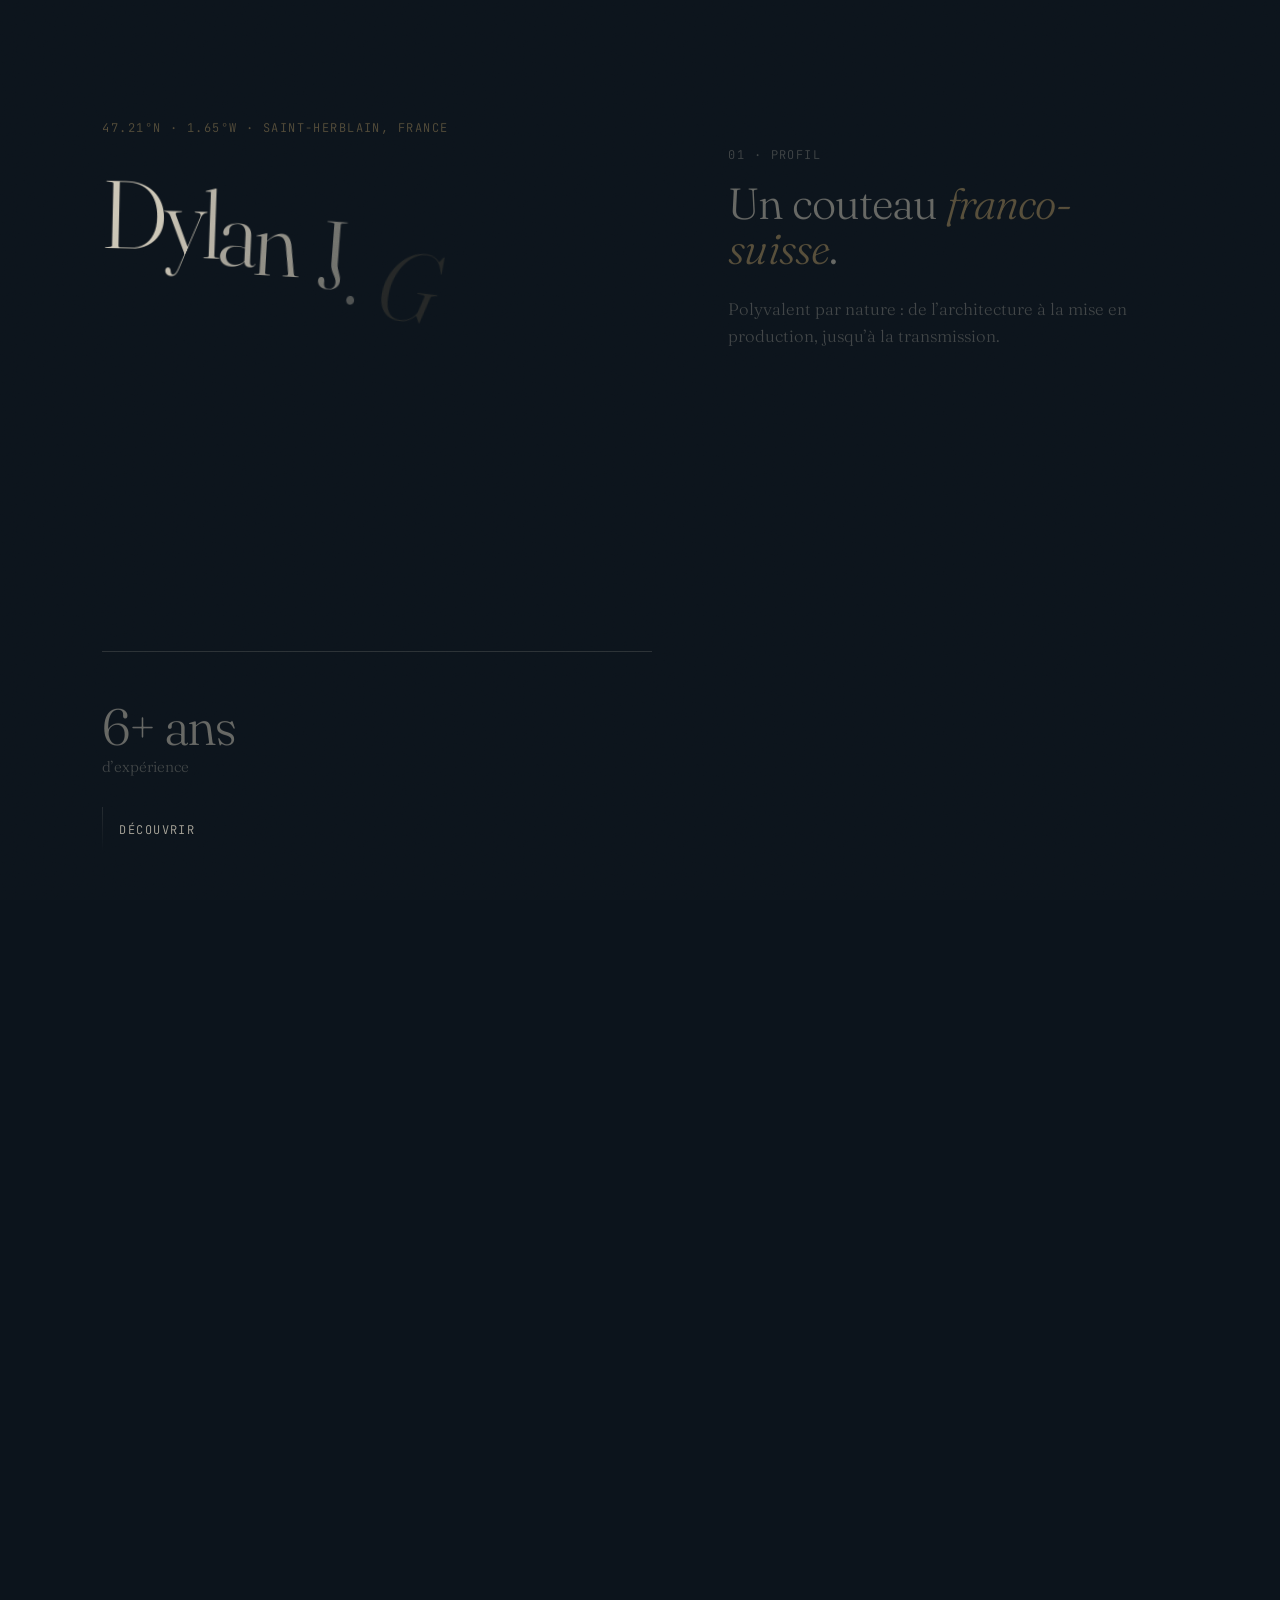
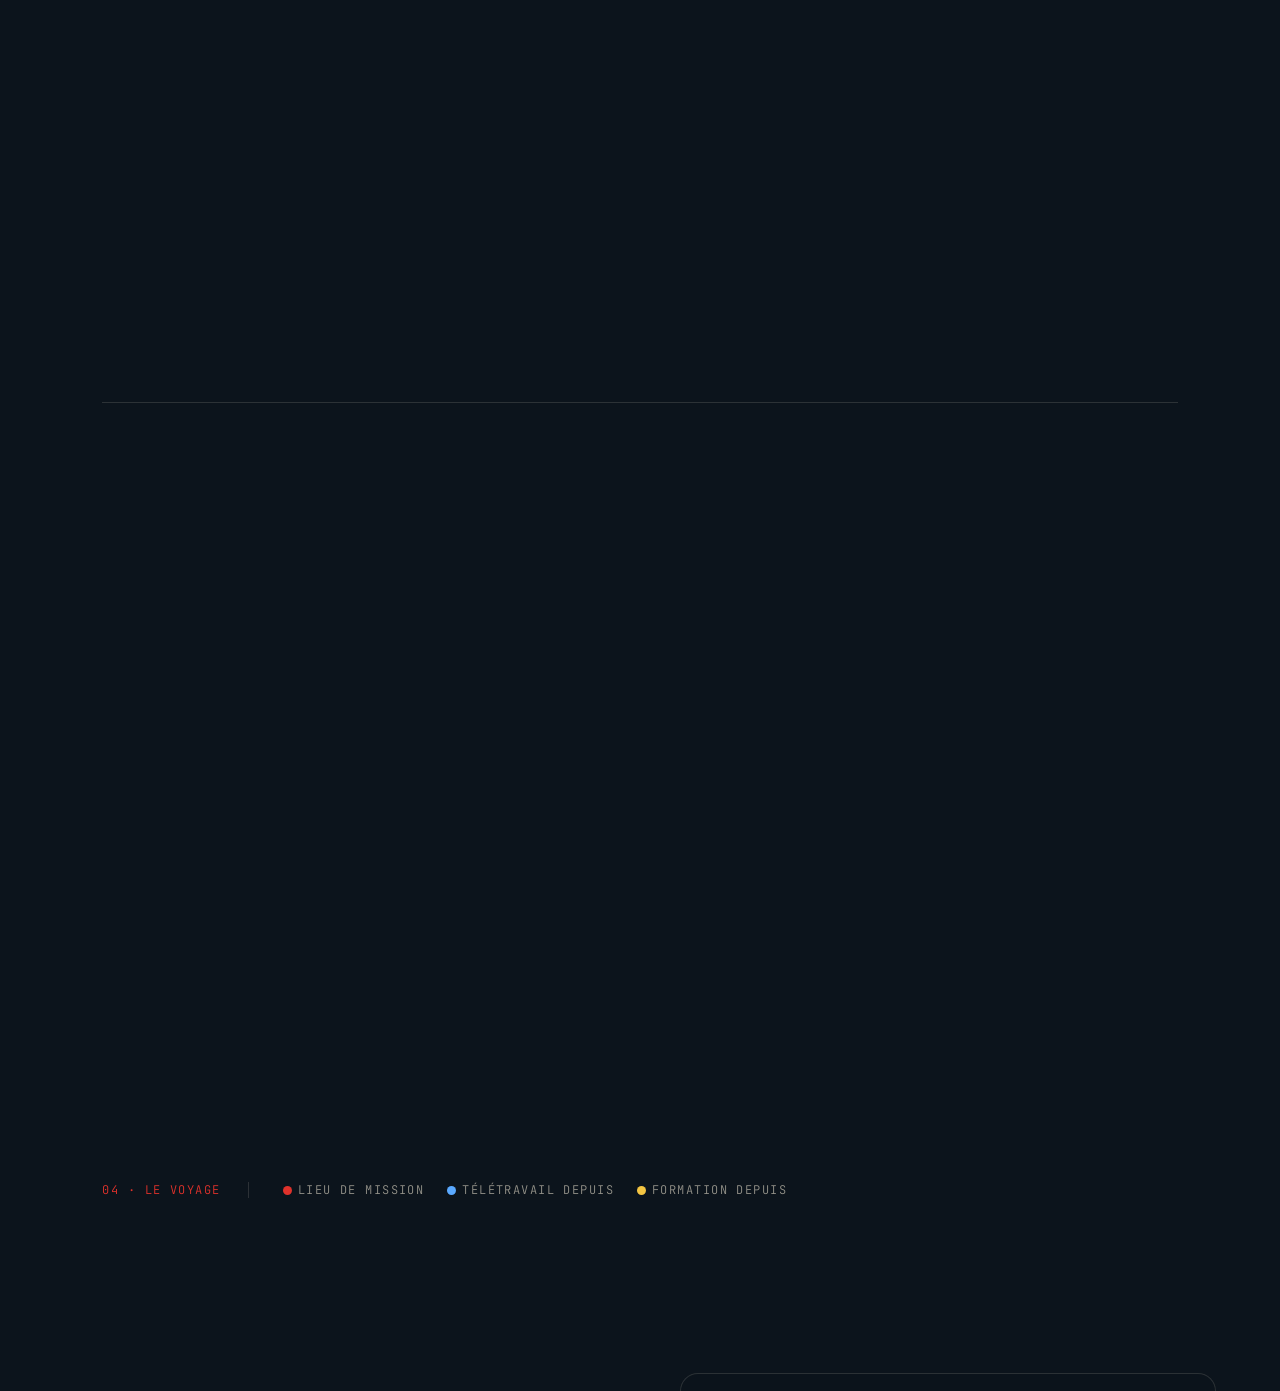
<file: index.html>
<!doctype html>
<html lang="fr">
<head>
  <meta charset="utf-8">
  <title>Dylan J. Gerrits · CV interactif</title>
  <meta http-equiv="refresh" content="0; url=V1/">
  <link rel="canonical" href="V1/">
</head>
<body><a href="V1/">Dylan J. Gerrits · CV interactif</a></body>
</html>
</file>
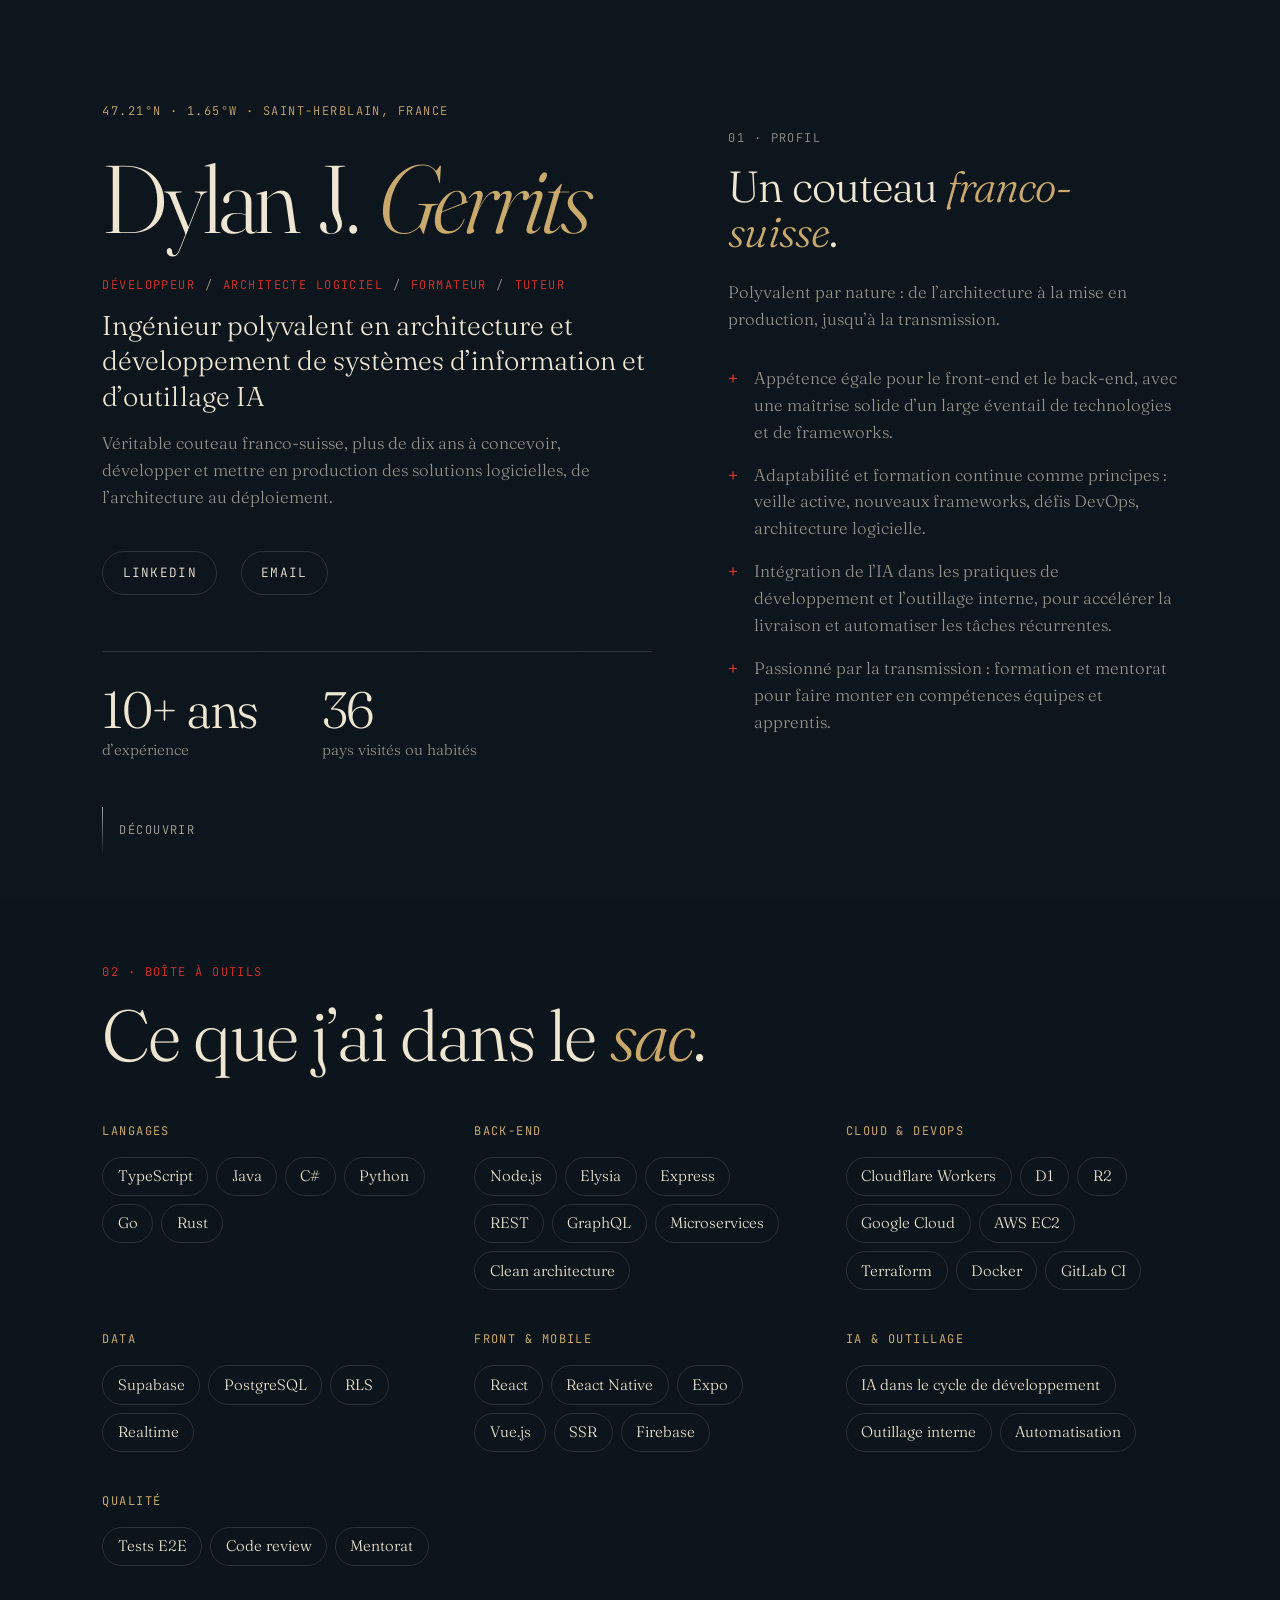
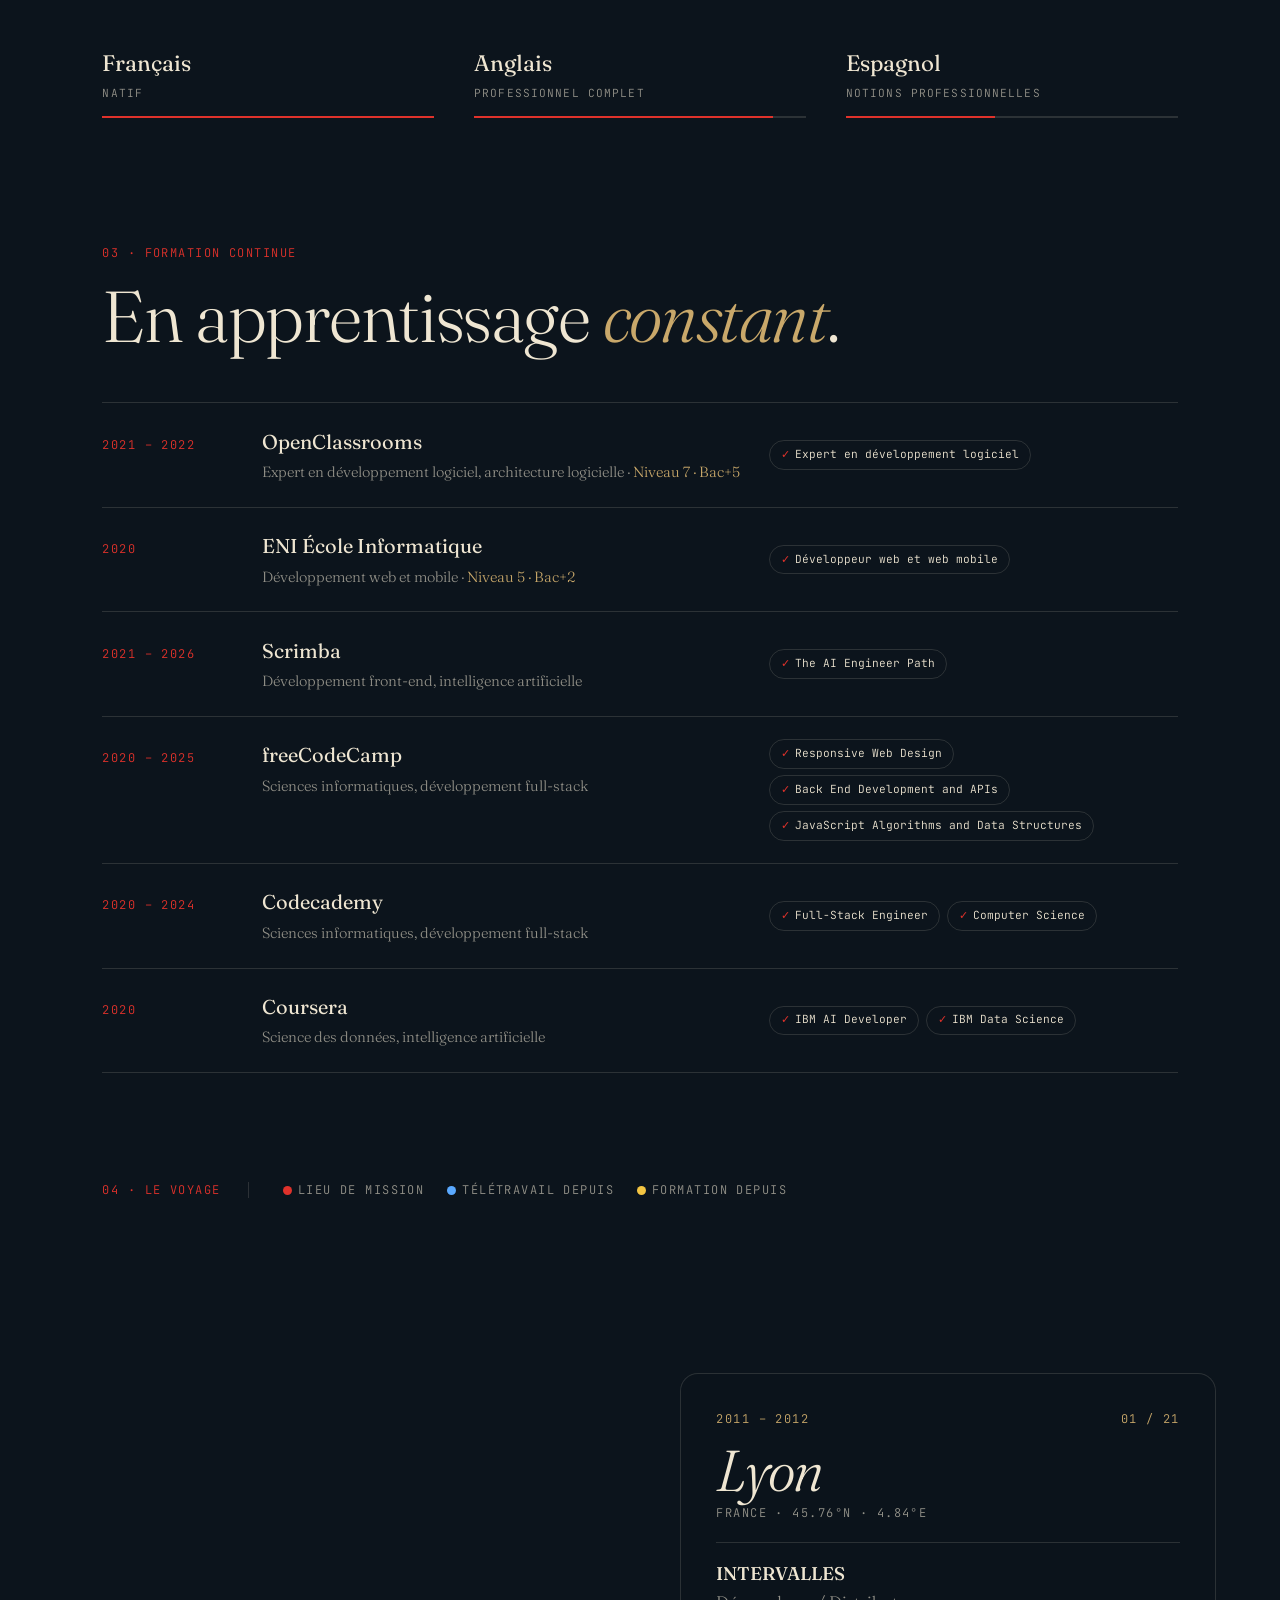
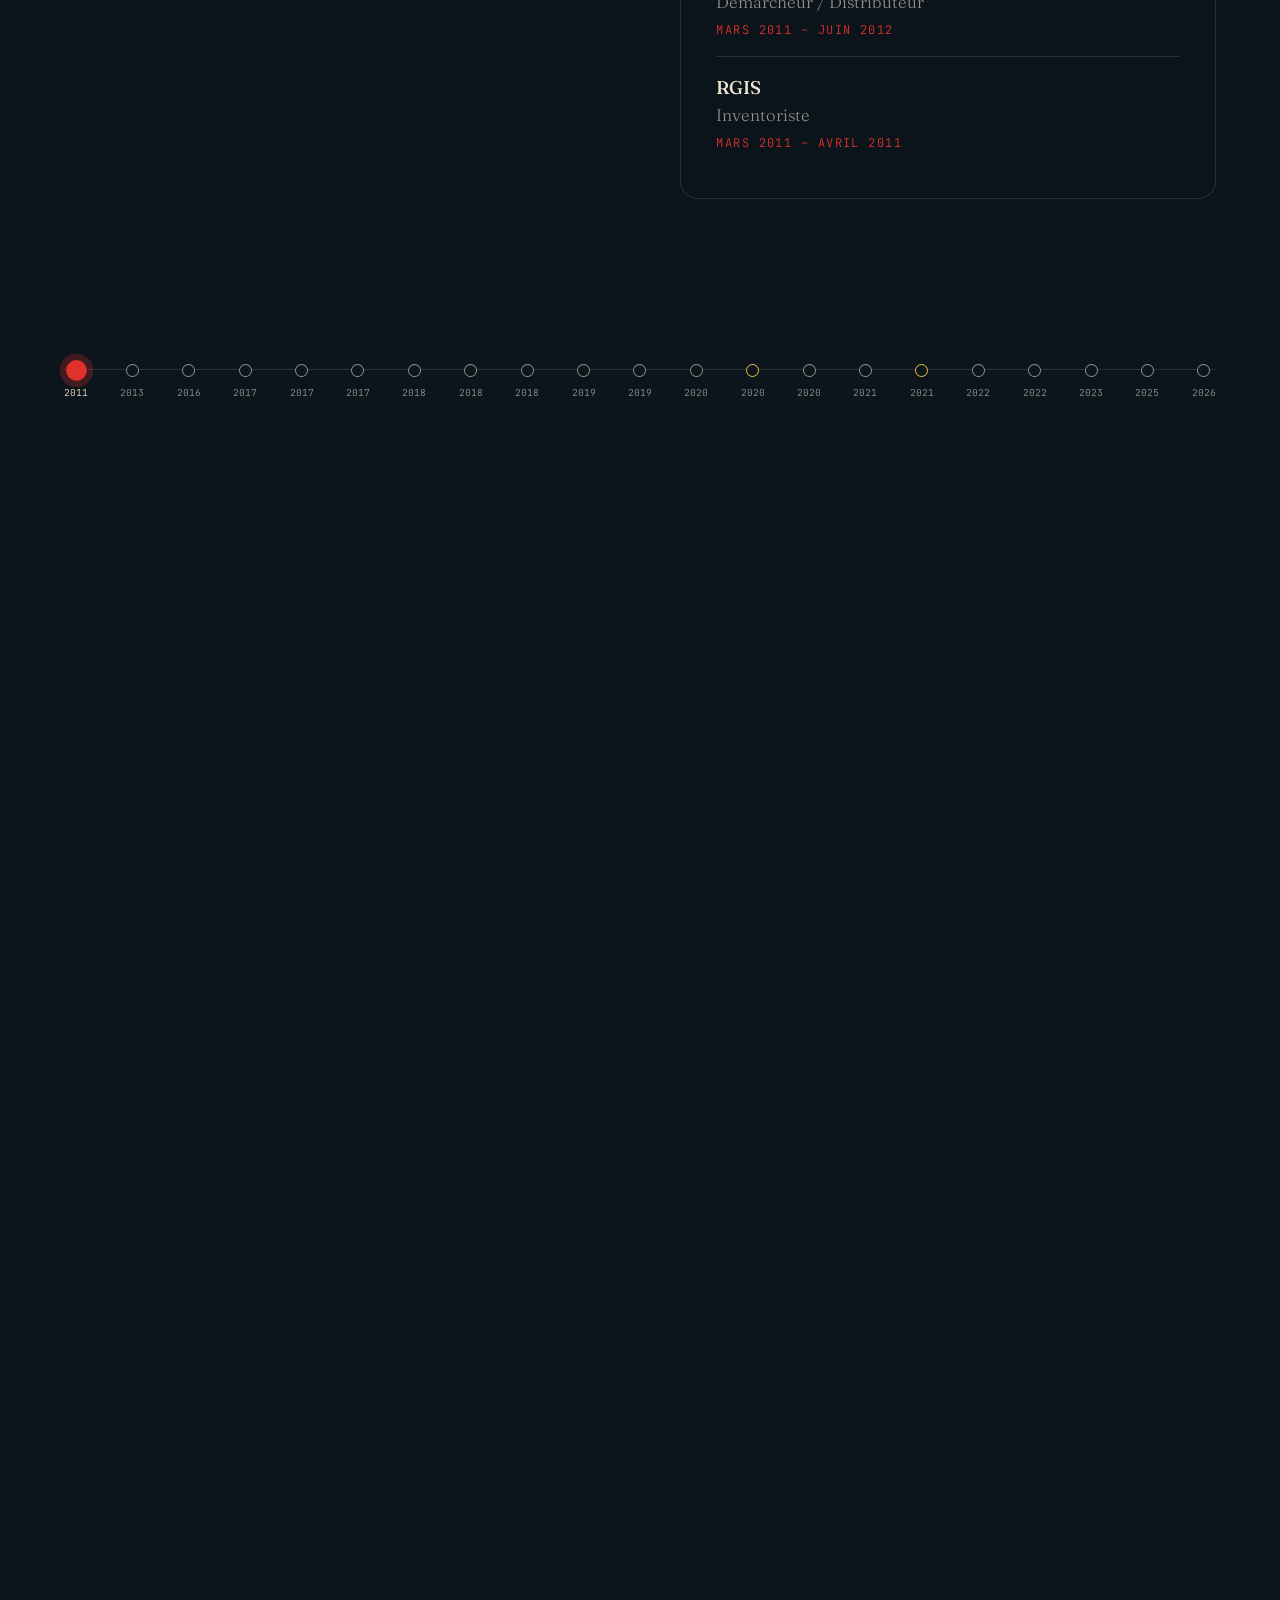
<file: V1/index.html>
<!doctype html>
<html lang="fr">
<head>
  <meta charset="utf-8">
  <meta name="viewport" content="width=device-width, initial-scale=1">
  <title>Dylan J. Gerrits · Ingénieur architecture, développement et outillage IA</title>
  <meta name="description" content="Ingénieur polyvalent en architecture et développement de systèmes d’information et d’outillage IA. Développeur, architecte logiciel, formateur et tuteur.">
  <meta property="og:title" content="Dylan J. Gerrits · Ingénieur architecture, développement et outillage IA">
  <meta property="og:description" content="Plus de dix ans de projets logiciels, de Nantes à Kuala Lumpur.">
  <meta name="theme-color" content="#0c141c">
  <link rel="icon" href="data:image/svg+xml,<svg xmlns='http://www.w3.org/2000/svg' viewBox='0 0 32 32'><rect width='32' height='32' rx='7' fill='%23e0322b'/><path d='M13 7h6v6h6v6h-6v6h-6v-6H7v-6h6z' fill='%23fff'/></svg>">
  <link rel="preconnect" href="https://fonts.googleapis.com">
  <link rel="preconnect" href="https://fonts.gstatic.com" crossorigin>
  <link href="https://fonts.googleapis.com/css2?family=Fraunces:ital,opsz,wght@0,9..144,300..700;1,9..144,300..700&family=JetBrains+Mono:wght@400;600&display=swap" rel="stylesheet">
  <link rel="stylesheet" href="style.css">
</head>
<body>
  <div class="grain" aria-hidden="true"></div>
  <div class="progress" aria-hidden="true"><span></span></div>

  <div class="intro" id="intro">
  <header class="hero">
    <p class="mono hero-coords" data-reveal></p>
    <h1 id="hero-name" class="hero-name"></h1>
    <p id="hero-roles" class="mono hero-roles" data-reveal></p>
    <p id="hero-title" class="hero-title" data-reveal></p>
    <p id="hero-tagline" class="hero-tagline" data-reveal></p>
    <nav id="hero-links" class="links" data-reveal></nav>
    <div class="stats" id="stats"></div>
  </header>

  <section class="profile" id="profile">
    <div class="profile-copy">
      <p class="mono eyebrow" data-reveal>01 · Profil</p>
      <h2 data-reveal>Un couteau <em>franco-suisse</em>.</h2>
      <p data-reveal>Polyvalent par nature : de l’architecture à la mise en production, jusqu’à la transmission.</p>
      <ul id="about" class="about"></ul>
    </div>
  </section>
  <a href="#skills" class="scroll-cue mono" aria-label="Voir la suite"><span></span>Découvrir</a>
  </div>

  <section class="skills" id="skills">
    <p class="mono eyebrow" data-reveal>02 · Boîte à outils</p>
    <h2 data-reveal>Ce que j’ai dans le <em>sac</em>.</h2>
    <div class="skills-grid" id="skills-grid"></div>
    <div class="langs" id="langs"></div>
  </section>

  <section class="edu" id="edu">
    <p class="mono eyebrow" data-reveal>03 · Formation continue</p>
    <h2 data-reveal>En apprentissage <em>constant</em>.</h2>
    <ol class="edu-list" id="edu-list"></ol>
  </section>

  <section class="journey" id="journey">
    <div class="stage">
      <p class="mono eyebrow stage-eyebrow">04 · Le voyage <span class="note"><span><b class="d-job"></b>Lieu de mission</span> <span><b class="d-remote"></b>Télétravail depuis</span> <span><b class="d-training"></b>Formation depuis</span></span></p>
      <canvas id="globe" aria-label="Globe du parcours professionnel" role="img"></canvas>
      <article class="card" id="card" aria-live="polite"></article>
      <div class="pick-menu" id="pick-menu" hidden></div>
      <ol class="rail" id="rail"></ol>
    </div>
  </section>

  <footer class="contact">
    <p class="mono eyebrow" data-reveal>05 · Contact</p>
    <h2 data-reveal>Prochaine <em>escale</em> ?</h2>
    <nav id="footer-links" class="links big" data-reveal></nav>
    <p class="mono small" id="copyright"></p>
  </footer>

  <script src="../shared/data.js"></script>
  <script src="land.js"></script>
  <script src="app.js"></script>
</body>
</html>
</file>
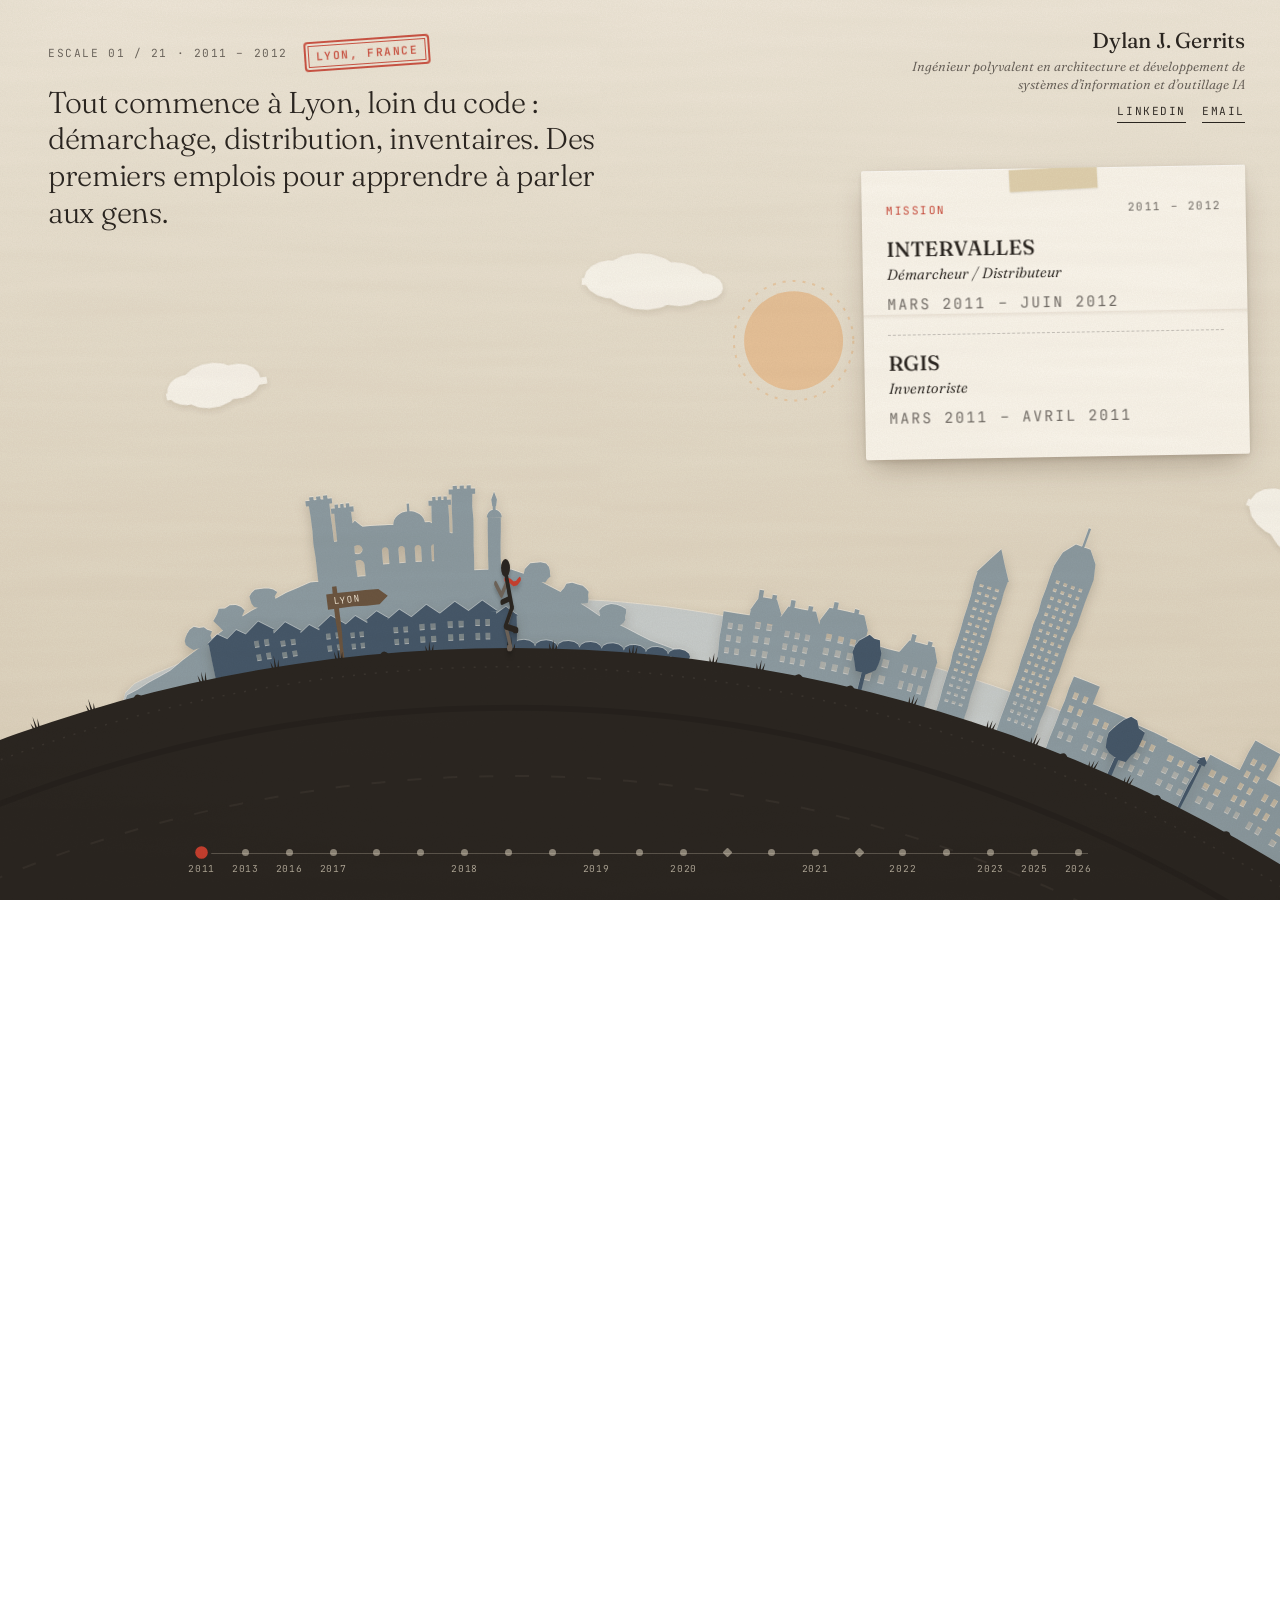
<file: v2/index.html>
<!doctype html>
<html lang="fr">
<head>
  <meta charset="utf-8">
  <meta name="viewport" content="width=device-width, initial-scale=1">
  <title>Dylan J. Gerrits · Carnet de route</title>
  <meta name="description" content="Ingénieur polyvalent en architecture et développement de systèmes d’information et d’outillage IA. Dix ans de projets, racontés escale par escale.">
  <meta property="og:title" content="Dylan J. Gerrits · Carnet de route">
  <meta property="og:description" content="Dix ans de code, trente-six pays, un sac à dos.">
  <meta name="theme-color" content="#efe8da">
  <link rel="icon" href="data:image/svg+xml,<svg xmlns='http://www.w3.org/2000/svg' viewBox='0 0 32 32'><rect width='32' height='32' rx='7' fill='%23c8402f'/><path d='M13 7h6v6h6v6h-6v6h-6v-6H7v-6h6z' fill='%23fff'/></svg>">
  <link rel="preconnect" href="https://fonts.googleapis.com">
  <link rel="preconnect" href="https://fonts.gstatic.com" crossorigin>
  <link href="https://fonts.googleapis.com/css2?family=Fraunces:ital,opsz,wght@0,9..144,300..700;1,9..144,300..700&family=JetBrains+Mono:wght@400;600&display=swap" rel="stylesheet">
  <link rel="stylesheet" href="style.css">
</head>
<body>
  <svg id="scene" aria-hidden="true"></svg>
  <div class="paper" aria-hidden="true"></div>

  <header class="id">
    <h1 id="name"></h1>
    <p id="title"></p>
    <nav id="links" class="mono"></nav>
  </header>

  <section class="story" aria-live="polite">
    <p class="chapter mono" id="chapter"></p>
    <h2 class="tale" id="tale"></h2>
    <p class="hint mono" id="hint"></p>
  </section>

  <article class="card" id="card" hidden></article>

  <ol class="rail mono" id="rail" aria-label="Chronologie"></ol>

  <div class="track" id="track"></div>

  <script src="../data.js"></script>
  <script src="skylines.js"></script>
  <script src="walker.js"></script>
  <script src="app.js"></script>
</body>
</html>
</file>
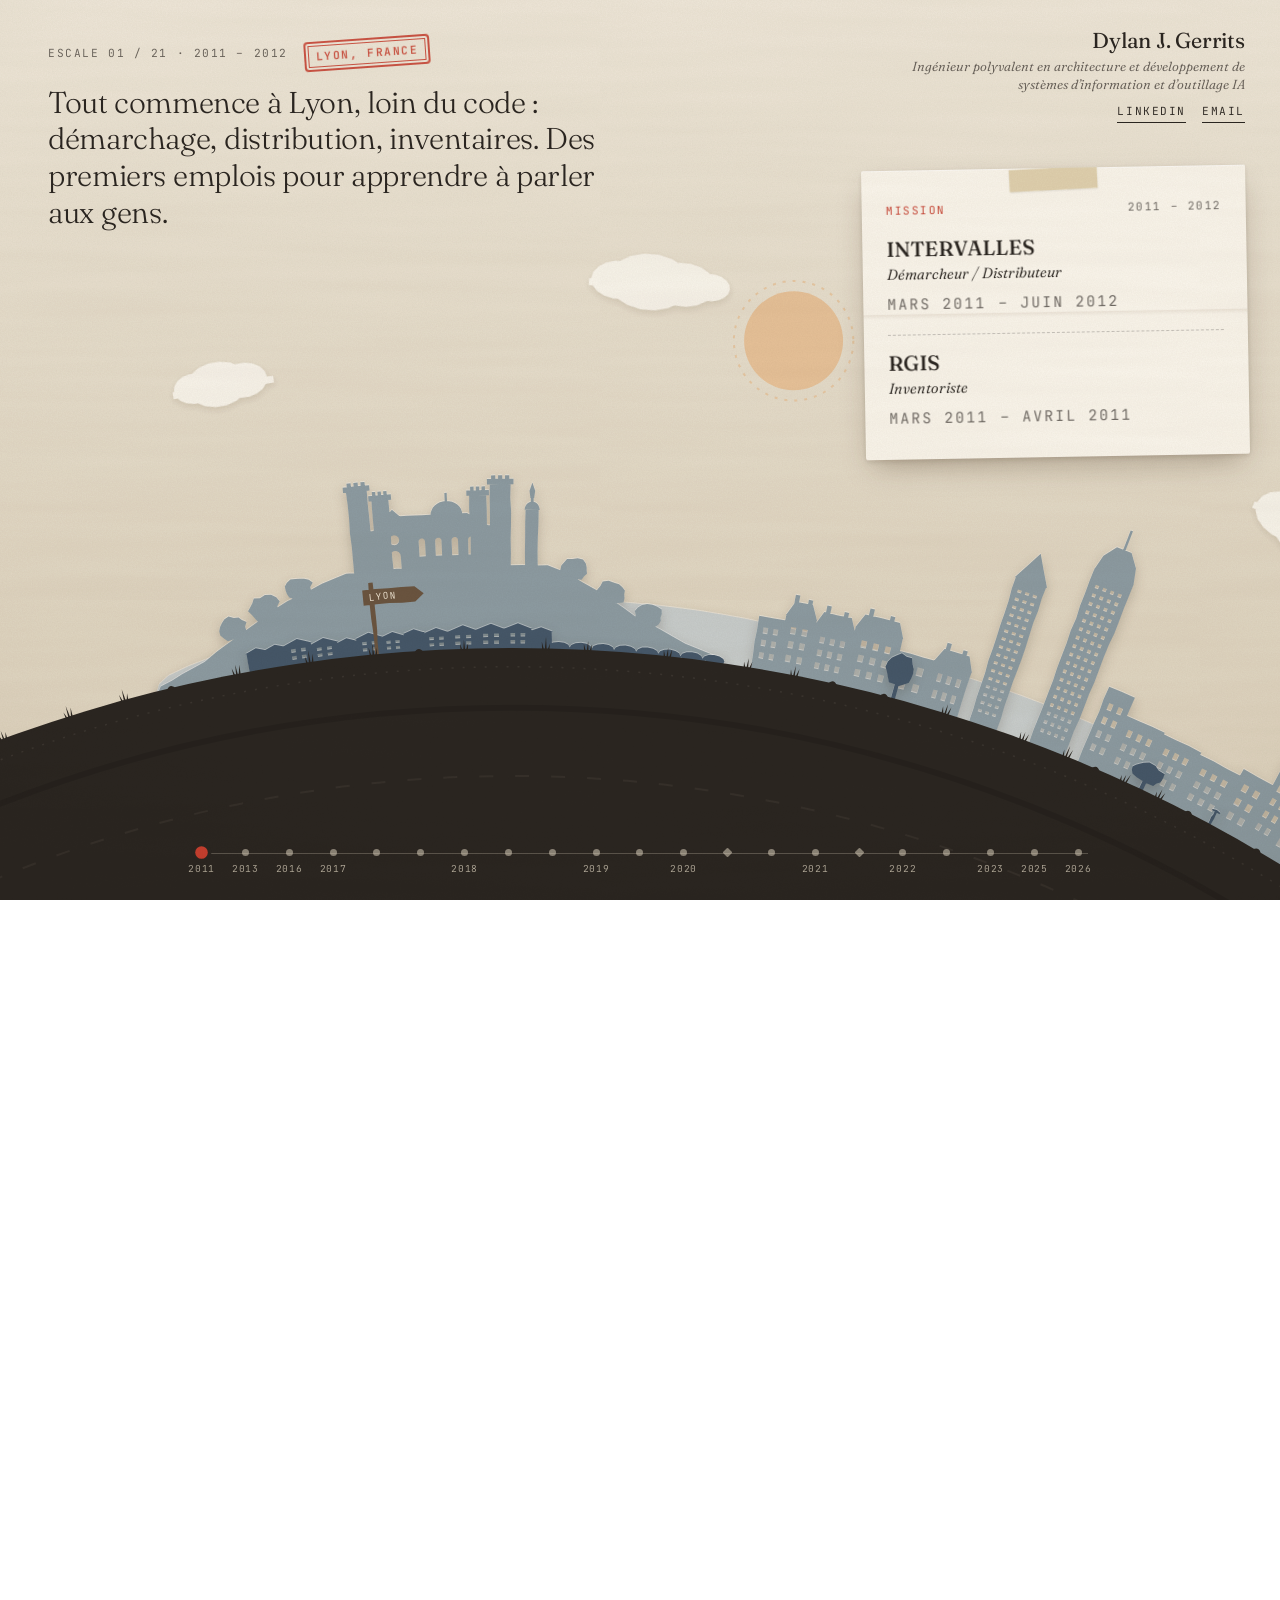
<file: V2/index.html>
<!doctype html>
<html lang="fr">
<head>
  <meta charset="utf-8">
  <meta name="viewport" content="width=device-width, initial-scale=1">
  <title>Dylan J. Gerrits · Carnet de route</title>
  <meta name="description" content="Ingénieur polyvalent en architecture et développement de systèmes d’information et d’outillage IA. Dix ans de projets, racontés escale par escale.">
  <meta property="og:title" content="Dylan J. Gerrits · Carnet de route">
  <meta property="og:description" content="Dix ans de code, trente-six pays, un sac à dos.">
  <meta name="theme-color" content="#efe8da">
  <link rel="icon" href="data:image/svg+xml,<svg xmlns='http://www.w3.org/2000/svg' viewBox='0 0 32 32'><rect width='32' height='32' rx='7' fill='%23c8402f'/><path d='M13 7h6v6h6v6h-6v6h-6v-6H7v-6h6z' fill='%23fff'/></svg>">
  <link rel="preconnect" href="https://fonts.googleapis.com">
  <link rel="preconnect" href="https://fonts.gstatic.com" crossorigin>
  <link href="https://fonts.googleapis.com/css2?family=Fraunces:ital,opsz,wght@0,9..144,300..700;1,9..144,300..700&family=JetBrains+Mono:wght@400;600&display=swap" rel="stylesheet">
  <link rel="stylesheet" href="style.css">
</head>
<body>
  <svg id="scene" aria-hidden="true"></svg>
  <div class="paper" aria-hidden="true"></div>

  <header class="id">
    <h1 id="name"></h1>
    <p id="title"></p>
    <nav id="links" class="mono"></nav>
  </header>

  <section class="story" aria-live="polite">
    <p class="chapter mono" id="chapter"></p>
    <h2 class="tale" id="tale"></h2>
    <p class="hint mono" id="hint"></p>
  </section>

  <article class="card" id="card" hidden></article>

  <ol class="rail mono" id="rail" aria-label="Chronologie"></ol>

  <div class="track" id="track"></div>

  <script src="../shared/data.js"></script>
  <script src="skylines.js"></script>
  <script src="walker.js"></script>
  <script src="app.js"></script>
</body>
</html>
</file>
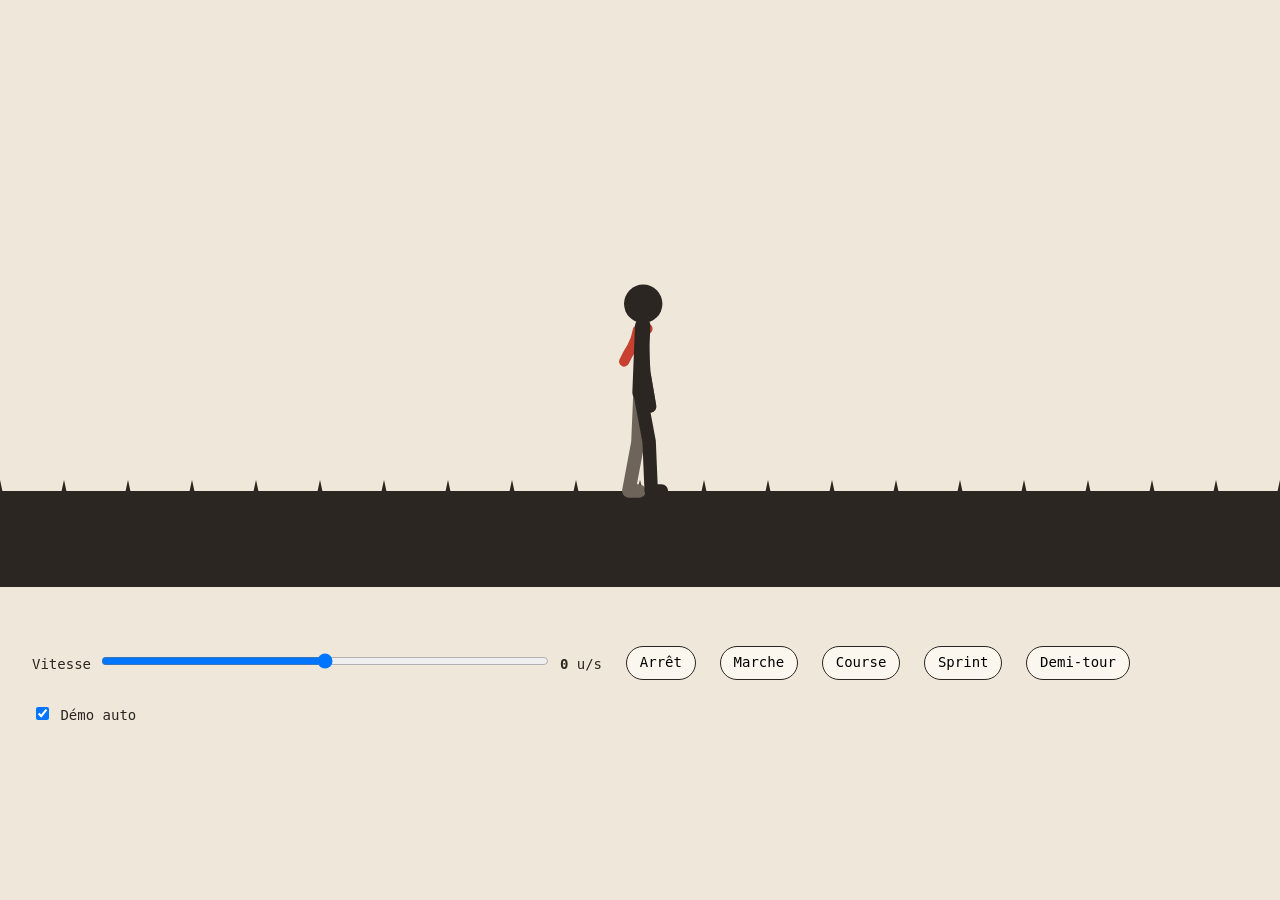
<file: V2/lab.html>
<!doctype html>
<html lang="fr">
<head>
  <meta charset="utf-8">
  <meta name="viewport" content="width=device-width, initial-scale=1">
  <title>Banc d’essai · stickman</title>
  <style>
    :root { --red: #c8402f; }
    body { margin: 0; background: #efe8da; font: 14px/1.4 ui-monospace, monospace; color: #2b2621; }
    svg { display: block; width: 100vw; height: 70vh; }
    .ui { padding: 1rem 2rem; display: flex; gap: 1.5rem; align-items: center; flex-wrap: wrap; }
    input[type=range] { width: 28rem; }
    button { font: inherit; padding: .4rem .8rem; border: 1px solid #2b2621; background: #fbf7ee; border-radius: 99px; cursor: pointer; }
  </style>
</head>
<body>
  <svg id="s" viewBox="-400 -260 800 300"><rect x="-400" y="0" width="800" height="60" fill="#2b2621"/><path id="ticks" fill="#2b2621"/></svg>
  <div class="ui">
    <label>Vitesse <input id="v" type="range" min="-420" max="420" value="0"> <b id="out">0</b> u/s</label>
    <button data-v="0">Arrêt</button><button data-v="50">Marche</button><button data-v="160">Course</button><button data-v="400">Sprint</button><button data-v="-50">Demi-tour</button>
    <label><input id="auto" type="checkbox" checked> Démo auto</label>
  </div>
  <script src="walker.js"></script>
  <script>
    const svg = document.getElementById('s'), ticks = document.getElementById('ticks'), range = document.getElementById('v'), out = document.getElementById('out'), auto = document.getElementById('auto');
    const w = createWalker(svg);
    let v = 0, x = 0, last = performance.now();
    const set = (n) => { range.value = n; auto.checked = false; };
    document.querySelectorAll('button').forEach((b) => b.onclick = () => set(+b.dataset.v));
    range.oninput = () => (auto.checked = false);
    const program = [[0, 1.5], [50, 3], [160, 3], [400, 3], [0, 2], [-50, 3], [-400, 2], [0, 2]];
    const frame = (now) => {
      const dt = Math.min(0.05, (now - last) / 1000); last = now;
      if (auto.checked) {
        let t = (now / 1000) % program.reduce((a, [, d]) => a + d, 0), i = 0;
        while (t > program[i][1]) t -= program[i++][1];
        range.value = program[i][0];
      }
      // Ease the ground speed like the scroll driver does.
      v += (+range.value - v) * Math.min(1, dt * 3);
      out.textContent = Math.round(v);
      x = (x - v * dt * 2) % 40;
      let d = '';
      for (let t = -440; t < 440; t += 40) d += `M${t + x - 1.5} 0l1.5 -7l1.5 7z`;
      ticks.setAttribute('d', d);
      w.update(dt, v, now);
      w.place(0, 0, 2);
      requestAnimationFrame(frame);
    };
    requestAnimationFrame(frame);
  </script>
</body>
</html>
</file>
<file: V1/style.css>
:root {
  --ink: #0c141c;
  --ink-2: #132130;
  --paper: #efe6d2;
  --paper-dim: #efe6d299;
  --line: #efe6d224;
  --red: #e0322b;
  --brass: #c9a86a;
  --blue: #5aa9ff;
  --yellow: #f4c542;
  --serif: 'Fraunces', Georgia, serif;
  --mono: 'JetBrains Mono', ui-monospace, monospace;
  --ease: cubic-bezier(.2, .8, .2, 1);
}

* { box-sizing: border-box; margin: 0; padding: 0; }
html { scroll-behavior: smooth; }
body {
  background: radial-gradient(1200px 800px at 80% -10%, #1b2e40 0%, transparent 60%), var(--ink);
  color: var(--paper);
  font: 300 1.05rem/1.6 var(--serif);
  overflow-x: hidden;
  -webkit-font-smoothing: antialiased;
}
a { color: inherit; }
em { font-style: italic; color: var(--brass); }
h2 { font-weight: 300; font-size: clamp(2.2rem, 6vw, 4.5rem); line-height: 1.05; letter-spacing: -.02em; margin-bottom: 1.5rem; }
section, footer { padding: 7vh 8vw; position: relative; }
.mono { font-family: var(--mono); font-size: .75rem; letter-spacing: .12em; text-transform: uppercase; }
.eyebrow { color: var(--red); margin-bottom: 1rem; }
.small { opacity: .5; margin-top: 4rem; }

.grain {
  position: fixed; inset: 0; pointer-events: none; z-index: 50; opacity: .07; mix-blend-mode: overlay;
  background-image: url("data:image/svg+xml,<svg xmlns='http://www.w3.org/2000/svg' width='160' height='160'><filter id='n'><feTurbulence type='fractalNoise' baseFrequency='.9' numOctaves='3'/></filter><rect width='100%' height='100%' filter='url(%23n)'/></svg>");
}
.progress { position: fixed; top: 0; left: 0; right: 0; height: 2px; z-index: 60; }
.progress span { display: block; height: 100%; background: var(--red); transform-origin: left; transform: scaleX(var(--p, 0)); }

/* Reveal on scroll */
[data-reveal] { opacity: 0; transform: translateY(28px); transition: opacity 1s var(--ease), transform 1s var(--ease); transition-delay: var(--d, 0s); }
[data-reveal].in { opacity: 1; transform: none; }

/* Hero */
.intro { position: relative; min-height: 100svh; display: grid; grid-template-columns: minmax(0, 1.1fr) minmax(0, .9fr); gap: 6vw; align-items: center; padding: 10vh 8vw 14vh; }
.hero { display: flex; flex-direction: column; justify-content: center; }
.intro .profile { padding: 0; }
.intro .profile h2 { font-size: clamp(2rem, 3.4vw, 3.2rem); }
.hero-coords { color: var(--brass); margin-bottom: 2rem; }
.hero-name { font-size: clamp(3.2rem, 7.5vw, 8rem); font-weight: 300; line-height: .95; letter-spacing: -.04em; }
.hero-name .w { display: inline-block; white-space: nowrap; margin-right: .22em; }
.hero-name .c { display: inline-block; transform: translateY(110%) rotate(8deg); opacity: 0; animation: rise 1.1s var(--ease) forwards; animation-delay: calc(.2s + var(--i) * .045s); }
.hero-name .w:last-child { font-style: italic; color: var(--brass); }
@keyframes rise { to { transform: none; opacity: 1; } }
.hero-roles { color: var(--red); margin-top: 2rem; --d: .85s; }
.hero-roles span + span::before { content: '/'; margin: 0 .8em; color: var(--paper-dim); }
.hero-title { font-size: clamp(1.2rem, 2.2vw, 1.7rem); max-width: 44rem; line-height: 1.3; margin-top: .8rem; --d: .95s; }
.hero-tagline { max-width: 38rem; color: var(--paper-dim); margin-top: 1rem; --d: 1.1s; }
.links { display: flex; gap: 1.5rem; flex-wrap: wrap; margin-top: 2.5rem; --d: 1.2s; }
.links a { font-family: var(--mono); font-size: .8rem; letter-spacing: .1em; text-transform: uppercase; text-decoration: none; padding: .7rem 1.2rem; border: 1px solid var(--line); border-radius: 99px; transition: background .4s, color .4s, border-color .4s; }
.links a:hover { background: var(--paper); color: var(--ink); border-color: var(--paper); }
.links.big a { font-size: 1rem; padding: 1rem 2rem; }
.intro > .scroll-cue { position: absolute; bottom: 5vh; left: 8vw; text-decoration: none; display: flex; align-items: center; gap: 1rem; opacity: .7; }
.scroll-cue span { width: 1px; height: 48px; background: linear-gradient(var(--paper), transparent); animation: cue 2s var(--ease) infinite; transform-origin: top; }
@keyframes cue { 0% { transform: scaleY(0); } 50% { transform: scaleY(1); } 100% { transform: scaleY(1); opacity: 0; } }

/* Stats */
.stats { display: flex; flex-wrap: wrap; gap: 2rem 4rem; margin-top: 3.5rem; padding-top: 2rem; border-top: 1px solid var(--line); max-width: 44rem; }
.stat b { display: block; font-weight: 300; font-size: clamp(2.2rem, 4vw, 3.2rem); line-height: 1; letter-spacing: -.03em; }
.stat span { color: var(--paper-dim); font-size: .95rem; }

/* Profile */
.profile-copy { max-width: 46rem; }
.profile-copy > p { color: var(--paper-dim); }
.about { list-style: none; margin-top: 2rem; display: grid; gap: 1rem; }
.about li { padding-left: 1.6rem; position: relative; color: var(--paper-dim); }
.about li::before { content: '+'; position: absolute; left: 0; color: var(--red); font-family: var(--mono); }

/* Journey */
.journey { padding: 0; }
.stage { position: sticky; top: 0; height: 100vh; overflow: hidden; display: grid; grid-template-columns: 1.15fr 1fr; align-items: center; padding: 0 5vw; }
.stage-eyebrow { position: absolute; top: 5vh; left: 8vw; z-index: 2; }
.stage-eyebrow b { display: inline-block; width: 9px; height: 9px; border-radius: 50%; vertical-align: middle; margin: 0 .5em 0 1.2em; }
.stage-eyebrow .d-job { background: var(--red); }
.stage-eyebrow .d-remote { background: var(--blue); }
.stage-eyebrow .d-training { background: var(--yellow); }
.stage-eyebrow .note > span { white-space: nowrap; }
.stage-eyebrow .note { color: var(--paper-dim); margin-left: 1.2rem; padding-left: 1.2rem; border-left: 1px solid var(--line); }
#globe { width: 100%; height: 100vh; display: block; cursor: grab; touch-action: pan-y; }
#globe:active { cursor: grabbing; }
.card { max-width: 34rem; max-height: 78vh; overflow: auto; scrollbar-width: none; padding: 2.2rem; border: 1px solid var(--line); border-radius: 18px; background: #0c141cb8; backdrop-filter: blur(10px); }
.card > * { opacity: 0; transform: translateY(16px); transition: opacity .6s var(--ease), transform .6s var(--ease); transition-delay: calc(var(--i, 0) * 60ms); }
.card.show > * { opacity: 1; transform: none; }
.card .meta { display: flex; justify-content: space-between; color: var(--brass); }
.card h3 { font-size: clamp(2.2rem, 4.5vw, 3.6rem); font-weight: 300; font-style: italic; line-height: 1; margin: .8rem 0 .3rem; letter-spacing: -.02em; }
.card .where { color: var(--paper-dim); margin-bottom: 1.2rem; }
.card .remote { color: var(--blue); margin: -.6rem 0 1.2rem; }
.card .remote.online { color: var(--yellow); }
.entry { border-top: 1px solid var(--line); padding-top: 1rem; margin-top: 1rem; }
.entry h4 { font-weight: 500; font-size: 1.15rem; }
.entry .role { color: var(--paper-dim); }
.entry .dates { color: var(--red); margin: .3rem 0 .6rem; display: block; }
.entry p { font-size: .98rem; }
.badge-remote, .badge-context { margin-left: .8em; padding-left: .8em; border-left: 1px solid var(--line); }
.badge-remote { color: var(--blue); }
.badge-context { color: var(--paper); }
.entry ul { list-style: none; margin-top: .6rem; display: grid; gap: .3rem; font-size: .92rem; color: var(--paper-dim); }
.entry li { padding-left: 1.1rem; position: relative; }
.entry li::before { content: ''; position: absolute; left: 0; top: .65em; width: 6px; height: 1px; background: var(--red); }
.rail { position: absolute; bottom: 4vh; left: 5vw; right: 5vw; display: flex; justify-content: space-between; list-style: none; }
.rail::before { content: ''; position: absolute; left: 0; right: 0; top: 5px; height: 1px; background: var(--line); }
.rail::after { content: ''; position: absolute; left: 0; right: 0; top: 5px; height: 1px; background: var(--red); transform-origin: left; transform: scaleX(var(--p, 0)); }
.rail li { position: relative; cursor: pointer; display: flex; flex-direction: column; align-items: center; gap: .5rem; font-family: var(--mono); font-size: .6rem; color: var(--paper-dim); z-index: 1; }
.rail li::before { content: ''; width: 11px; height: 11px; border-radius: 50%; background: var(--ink); border: 1px solid var(--paper-dim); transition: all .4s var(--ease); }
.rail li.done::before { background: var(--red); border-color: var(--red); }
.rail li.formation::before { border-color: var(--yellow); }
.rail li.formation.done::before { background: var(--yellow); }
.rail li.active::before { transform: scale(1.6); box-shadow: 0 0 0 4px #e0322b40; }
.rail li.active { color: var(--paper); }

/* Activities still running at a later stop */
.parallel { border-top: 1px dashed var(--line); margin-top: 1.2rem; padding-top: .9rem; }
.parallel p { color: var(--brass); margin-bottom: .4rem; }
.parallel button { display: block; width: 100%; text-align: left; font: inherit; font-size: .92rem; color: var(--paper-dim); background: none; border: 0; border-radius: 8px; padding: .35rem .5rem; margin-left: -.5rem; cursor: pointer; }
.parallel button:hover { background: #efe6d214; color: var(--paper); }
.parallel b { font-weight: 500; color: var(--paper); }
.parallel .mono { display: block; font-size: .62rem; color: var(--red); }

/* Menu for dots tied to several missions */
.pick-menu { position: absolute; z-index: 5; min-width: 15rem; max-width: 22rem; padding: .8rem; border: 1px solid var(--line); border-radius: 12px; background: #0c141cf2; backdrop-filter: blur(10px); box-shadow: 0 20px 40px -12px #000c; }
.pick-menu[hidden] { display: none; }
.pick-menu p { color: var(--brass); padding: .2rem .5rem .6rem; }
.pick-menu button { display: block; width: 100%; text-align: left; font: inherit; font-size: .95rem; color: var(--paper); background: none; border: 0; border-radius: 8px; padding: .5rem; cursor: pointer; }
.pick-menu button:hover { background: #efe6d214; }
.pick-menu button .mono { display: block; color: var(--red); font-size: .65rem; margin-bottom: .1rem; }
.pick-menu em { font-style: normal; color: var(--blue); }

/* Skills */
.skills-grid { display: grid; grid-template-columns: repeat(auto-fit, minmax(240px, 1fr)); gap: 2.5rem; margin-top: 3rem; }
.skills-grid h3 { font-family: var(--mono); font-size: .75rem; font-weight: 400; letter-spacing: .12em; text-transform: uppercase; color: var(--brass); margin-bottom: 1rem; }
.chips { display: flex; flex-wrap: wrap; gap: .5rem; }
.chips span { padding: .4rem .9rem; border: 1px solid var(--line); border-radius: 99px; font-size: .95rem; transition: background .3s, color .3s; }
.chips span:hover { background: var(--red); border-color: var(--red); }
.langs { display: grid; grid-template-columns: repeat(auto-fit, minmax(240px, 1fr)); gap: 2.5rem; margin-top: 5rem; }
.lang b { font-weight: 400; font-size: 1.4rem; }
.lang small { display: block; color: var(--paper-dim); font-family: var(--mono); font-size: .7rem; text-transform: uppercase; letter-spacing: .1em; margin: .2rem 0 .8rem; }
.bar { height: 2px; background: var(--line); }
.bar i { display: block; height: 100%; background: var(--red); width: 0; transition: width 1.6s var(--ease) .3s; }
.lang.in .bar i { width: var(--v); }

/* Education */
.edu-list { list-style: none; margin-top: 3rem; border-top: 1px solid var(--line); }
.edu-list li { display: grid; grid-template-columns: 9rem 1.2fr 1fr; gap: 1rem; padding: 1.4rem 0; border-bottom: 1px solid var(--line); align-items: baseline; transition: padding .4s var(--ease), color .4s; }
.edu-list li:hover { padding-left: 1rem; color: var(--brass); }
.edu-list .mono { color: var(--red); }
.edu-list b { font-weight: 400; font-size: 1.25rem; }
.edu-list small { display: block; color: var(--paper-dim); font-size: .92rem; margin-top: .2rem; }
.edu-list small em { font-style: normal; }
.edu-list .certs { display: flex; flex-wrap: wrap; gap: .4rem; align-self: center; }
.edu-list .certs span { font-family: var(--mono); font-size: .7rem; padding: .3rem .7rem; border: 1px solid var(--line); border-radius: 99px; color: var(--paper); }
.edu-list .certs span::before { content: '✓'; color: var(--red); margin-right: .45em; }

/* Contact */
.contact { min-height: 60vh; display: flex; flex-direction: column; justify-content: center; }
.contact h2 { font-size: clamp(3rem, 10vw, 8rem); }

@media (max-width: 1100px) {
  .intro { grid-template-columns: 1fr; gap: 8vh; }
}

@media (max-width: 860px) {
  .stage-eyebrow .note { display: block; margin: .4rem 0 0; padding: 0; border: 0; }
  .stage-eyebrow .note > span:first-child b { margin-left: 0; }
  .stage { grid-template-columns: 1fr; grid-template-rows: 46vh 1fr; align-items: start; padding: 0 4vw; }
  #globe { height: 46vh; }
  .card { max-height: 42vh; padding: 1.4rem; }
  .card h3 { font-size: 2rem; }
  .rail { bottom: 2vh; }
  .rail li span { display: none; }
  .edu-list li { grid-template-columns: 1fr; gap: .5rem; }
}

@media (prefers-reduced-motion: reduce) {
  html { scroll-behavior: auto; }
  *, *::before, *::after { animation: none !important; transition: none !important; }
  [data-reveal], .card > *, .hero-name .c { opacity: 1; transform: none; }
}
</file>
<file: v2/style.css>
@property --sky1 { syntax: '<color>'; inherits: true; initial-value: #efe8da; }
@property --sky2 { syntax: '<color>'; inherits: true; initial-value: #e0d6c2; }
@property --sun { syntax: '<color>'; inherits: true; initial-value: #e8c39a; }

:root {
  --ink: #2b2621;
  --ink-soft: #2b2621b0;
  --red: #c8402f;
  --blue: #3f7fb3;
  --gold: #b88a1c;
  --card: #fbf7ee;
  --serif: 'Fraunces', Georgia, serif;
  --mono: 'JetBrains Mono', ui-monospace, monospace;
  --ease: cubic-bezier(.2, .8, .2, 1);
}

* { box-sizing: border-box; margin: 0; padding: 0; }
body {
  background: linear-gradient(to bottom, var(--sky1), var(--sky2) 70%);
  transition: --sky1 1.6s, --sky2 1.6s, --sun 1.6s;
  background-attachment: fixed;
  color: var(--ink);
  font: 350 1rem/1.55 var(--serif);
  -webkit-font-smoothing: antialiased;
}
a { color: inherit; }
.mono { font-family: var(--mono); font-size: .7rem; letter-spacing: .14em; text-transform: uppercase; }
.track { pointer-events: none; }

/* ---------- Scene ---------- */
#scene { position: fixed; inset: 0; width: 100vw; height: 100vh; display: block; }
.sun circle { fill: var(--sun); }
.sun .ring { fill: none; stroke: var(--sun); stroke-width: 2; stroke-dasharray: 3 7; opacity: .8; }
.clouds { fill: #fcf9f2; opacity: .85; filter: drop-shadow(0 3px 3px rgb(60 40 20 / .12)); }
.layer { filter: drop-shadow(0 -1px 0 rgb(255 255 255 / .35)) drop-shadow(0 5px 6px rgb(50 35 20 / .2)); }
.layer path { transition: fill 1s; }
.ground { fill: var(--ink); }
.tufts { fill: var(--ink); }
/* Paper strata inside the planet. */
.stratum { fill: none; stroke-width: 1.5; stroke: rgb(239 230 210 / .08); stroke-dasharray: 2 9; }
.stratum.s2 { stroke-dasharray: none; stroke: rgb(0 0 0 / .12); stroke-width: 6; }
.stratum.s3 { stroke: rgb(239 230 210 / .05); stroke-dasharray: 14 22; stroke-width: 2; }
.props path { fill: #6b5540; }
.props text { fill: #f3ead8; font-family: var(--mono); letter-spacing: .08em; }
.walker { filter: drop-shadow(0 2px 2px rgb(0 0 0 / .25)); }

/* Paper grain and fibres over everything. */
.paper {
  position: fixed; inset: 0; pointer-events: none; z-index: 40; mix-blend-mode: multiply; opacity: .55;
  background-image:
    url("data:image/svg+xml,<svg xmlns='http://www.w3.org/2000/svg' width='220' height='220'><filter id='n'><feTurbulence type='fractalNoise' baseFrequency='.8' numOctaves='3' seed='4'/><feColorMatrix values='0 0 0 0 .45  0 0 0 0 .38  0 0 0 0 .3  0 0 0 .22 0'/></filter><rect width='100%' height='100%' filter='url(%23n)'/></svg>"),
    url("data:image/svg+xml,<svg xmlns='http://www.w3.org/2000/svg' width='600' height='600'><filter id='f'><feTurbulence type='fractalNoise' baseFrequency='.004 .06' numOctaves='2' seed='9'/><feColorMatrix values='0 0 0 0 .5  0 0 0 0 .42  0 0 0 0 .32  0 0 0 .18 0'/></filter><rect width='100%' height='100%' filter='url(%23f)'/></svg>"),
    radial-gradient(120% 90% at 50% 40%, transparent 55%, rgb(90 60 30 / .18));
}

/* ---------- Identity, top right ---------- */
.id { position: fixed; top: 1.8rem; right: 2.2rem; z-index: 20; text-align: right; max-width: 22rem; }
.id h1 { font-weight: 400; font-size: 1.35rem; letter-spacing: -.01em; line-height: 1.1; }
.id p { font-size: .82rem; line-height: 1.35; color: var(--ink-soft); margin-top: .35rem; font-style: italic; }
.id nav { display: flex; gap: 1rem; justify-content: flex-end; margin-top: .6rem; }
.id nav a { text-decoration: none; border-bottom: 1px solid currentColor; padding-bottom: 1px; }
.id nav a:hover { color: var(--red); }

/* ---------- Narration, top left ---------- */
.story { position: fixed; top: 2.4rem; left: 3rem; z-index: 20; max-width: min(40rem, 48vw); }
.chapter { display: flex; align-items: center; flex-wrap: wrap; gap: .4rem 1rem; color: var(--ink-soft); }
.stamp {
  display: inline-block; color: var(--red); border: 2px solid var(--red); border-radius: 4px; padding: .3rem .6rem .25rem; font-weight: 600;
  transform: rotate(-4deg); box-shadow: inset 0 0 0 2px var(--sky1), inset 0 0 0 3px var(--red); opacity: .88;
}
.show .stamp { animation: stamp .55s .35s var(--ease) both; }
@keyframes stamp { from { transform: rotate(-12deg) scale(1.8); opacity: 0; } 60% { opacity: .95; } to { transform: rotate(-4deg) scale(1); opacity: .88; } }
.tale { font-weight: 300; font-size: clamp(1.45rem, 2.35vw, 2.35rem); line-height: 1.22; letter-spacing: -.012em; margin-top: 1rem; text-wrap: pretty; }
.tale span { display: inline-block; opacity: 0; transform: translateY(.35em) rotate(2deg); filter: blur(3px); }
.show .tale span { animation: word .7s var(--ease) forwards; animation-delay: calc(.15s + var(--i) * .035s); }
@keyframes word { to { opacity: 1; transform: none; filter: none; } }
.hint { margin-top: 1.4rem; color: var(--ink-soft); }
.hint .arrow { display: inline-block; animation: nudge 1.6s ease-in-out infinite; }
@keyframes nudge { 50% { transform: translateY(4px); } }
.big-links { display: flex; gap: .8rem; flex-wrap: wrap; }
.big-links a { text-decoration: none; padding: .7rem 1.2rem; border: 1.5px solid var(--ink); border-radius: 99px; background: var(--card); transition: background .3s, color .3s; }
.big-links a:hover { background: var(--ink); color: var(--card); }

/* ---------- Card: a taped note that unfolds ---------- */
.card {
  position: fixed; z-index: 20; right: 2.2rem; top: 10.5rem; width: min(24rem, 32vw); max-height: calc(100vh - 16rem); overflow: auto; overscroll-behavior: contain;
  background: var(--card); padding: 1.5rem 1.5rem 1.3rem; border-radius: 2px;
  box-shadow: 0 1px 0 rgb(255 255 255 / .6) inset, 0 12px 28px -8px rgb(60 40 20 / .35), 0 2px 5px rgb(60 40 20 / .12);
  transform-origin: 50% 0; transform: perspective(1400px) rotateX(-90deg); opacity: 0;
  scrollbar-width: thin;
}
.card::before { content: ''; position: sticky; display: block; top: -1.5rem; margin: -1.5rem auto .6rem; width: 5.5rem; height: 1.4rem; background: rgb(214 196 150 / .7); transform: rotate(-2deg); box-shadow: 0 1px 2px rgb(0 0 0 / .08); }
.card::after { content: ''; position: absolute; inset: 0; pointer-events: none; background: linear-gradient(to bottom, transparent 49.6%, rgb(120 90 50 / .09) 50%, transparent 51.5%); }
.card.show { animation: unfold .95s var(--ease) forwards; }
.card.fold { animation: foldup .25s ease-in forwards; opacity: 1; }
@keyframes unfold {
  0% { transform: perspective(1400px) rotateX(-90deg) rotate(-1deg); opacity: 0; }
  30% { opacity: 1; }
  70% { transform: perspective(1400px) rotateX(8deg) rotate(-1deg); }
  100% { transform: perspective(1400px) rotateX(0) rotate(-1deg); opacity: 1; }
}
@keyframes foldup { from { transform: perspective(1400px) rotateX(0) rotate(-1deg); opacity: 1; } to { transform: perspective(1400px) rotateX(-90deg) rotate(-1deg); opacity: 0; } }
.card .kind { display: flex; justify-content: space-between; color: var(--red); }
.card .kind span { color: var(--ink-soft); }
.card .remote { color: var(--blue); margin-top: .7rem; line-height: 1.6; letter-spacing: .08em; }
.card .remote.online { color: var(--gold); }
.entry { margin-top: 1.1rem; }
.entry + .entry { border-top: 1px dashed rgb(43 38 33 / .25); padding-top: 1rem; }
.entry h3 { font-weight: 500; font-size: 1.3rem; line-height: 1.15; }
.entry .role { font-style: italic; margin-top: .15rem; }
.entry .dates { color: var(--ink-soft); margin: .45rem 0 .5rem; display: flex; flex-wrap: wrap; gap: .4rem .6rem; align-items: center; }
.badge { border: 1px solid currentColor; border-radius: 99px; padding: .05rem .5rem; font-size: .6rem; }
.badge.remote-b { color: var(--blue); }
.entry p { font-size: .92rem; }
.entry ul { margin-top: .5rem; padding-left: 1rem; font-size: .88rem; }
.entry li { margin: .2rem 0; }
.entry li::marker { content: '✕  '; color: var(--red); font-size: .6rem; }
.parallel { margin-top: 1.1rem; border-top: 1px solid rgb(43 38 33 / .15); padding-top: .8rem; }
.parallel p { color: var(--ink-soft); margin-bottom: .4rem; }
.parallel button { display: block; width: 100%; text-align: left; background: none; border: 0; font: inherit; font-size: .88rem; color: inherit; padding: .35rem 0; cursor: pointer; }
.parallel button:hover b { color: var(--red); }
.parallel button span { display: block; color: var(--ink-soft); margin-top: .1rem; }

/* ---------- Year rail, on the ground ---------- */
.rail { position: fixed; z-index: 20; left: 50%; bottom: 1.4rem; transform: translateX(-50%); display: flex; list-style: none; width: min(56rem, 86vw); justify-content: space-between; color: #efe6d2; }
.rail::before, .rail::after { content: ''; position: absolute; left: 0; right: 0; top: .45rem; height: 1px; background: rgb(239 230 210 / .25); }
.rail::after { background: var(--red); height: 2px; top: calc(.45rem - .5px); transform-origin: left; transform: scaleX(var(--p, 0)); }
.rail li { position: relative; width: 1.2rem; height: 2rem; cursor: pointer; display: flex; justify-content: center; }
.rail li::before { content: ''; width: 7px; height: 7px; margin-top: calc(.45rem - 3.5px); border-radius: 50%; background: #efe6d2; opacity: .5; transition: transform .3s, opacity .3s, background .3s; z-index: 1; }
.rail li.formation::before { border-radius: 1px; transform: rotate(45deg); }
.rail li.done::before { background: var(--red); opacity: 1; }
.rail li.active::before { transform: scale(1.8); background: var(--red); opacity: 1; box-shadow: 0 0 0 2px var(--ink); }
.rail li.formation.active::before { transform: rotate(45deg) scale(1.8); }
.rail li span { position: absolute; top: 1rem; font-size: .6rem; letter-spacing: .08em; opacity: .7; white-space: nowrap; }
.rail li:hover::before { opacity: 1; transform: scale(1.5); }

/* ---------- Small screens: narration on top, card as a sheet ---------- */
@media (max-width: 900px), (orientation: portrait) {
  .id { top: 1rem; right: 1rem; left: 1rem; max-width: none; }
  .id p { display: none; }
  .id h1 { font-size: 1rem; }
  .id nav { margin-top: .3rem; }
  .story { top: 4.6rem; left: 1.2rem; right: 1.2rem; max-width: none; }
  .tale { font-size: clamp(1.15rem, 5vw, 1.6rem); }
  .card { left: .8rem; right: .8rem; width: auto; top: auto; bottom: 3.6rem; max-height: 34vh; padding: 1rem 1.1rem; }
  .card::before { top: -1rem; margin-top: -1rem; }
  .rail { bottom: .6rem; width: 92vw; }
  .rail li span { display: none; }
}

@media (prefers-reduced-motion: reduce) {
  *, *::before, *::after { animation-duration: .01s !important; animation-delay: 0s !important; transition-duration: .01s !important; }
}
</file>
<file: V2/style.css>
@property --sky1 { syntax: '<color>'; inherits: true; initial-value: #efe8da; }
@property --sky2 { syntax: '<color>'; inherits: true; initial-value: #e0d6c2; }
@property --sun { syntax: '<color>'; inherits: true; initial-value: #e8c39a; }

:root {
  --ink: #2b2621;
  --ink-soft: #2b2621b0;
  --red: #c8402f;
  --blue: #3f7fb3;
  --gold: #b88a1c;
  --card: #fbf7ee;
  --serif: 'Fraunces', Georgia, serif;
  --mono: 'JetBrains Mono', ui-monospace, monospace;
  --ease: cubic-bezier(.2, .8, .2, 1);
}

* { box-sizing: border-box; margin: 0; padding: 0; }
body {
  background: linear-gradient(to bottom, var(--sky1), var(--sky2) 70%);
  transition: --sky1 1.6s, --sky2 1.6s, --sun 1.6s;
  background-attachment: fixed;
  color: var(--ink);
  font: 350 1rem/1.55 var(--serif);
  -webkit-font-smoothing: antialiased;
}
a { color: inherit; }
.mono { font-family: var(--mono); font-size: .7rem; letter-spacing: .14em; text-transform: uppercase; }
.track { pointer-events: none; }

/* ---------- Scene ---------- */
#scene { position: fixed; inset: 0; width: 100vw; height: 100vh; display: block; }
.sun circle { fill: var(--sun); }
.sun .ring { fill: none; stroke: var(--sun); stroke-width: 2; stroke-dasharray: 3 7; opacity: .8; }
.clouds { fill: #fcf9f2; opacity: .85; filter: drop-shadow(0 3px 3px rgb(60 40 20 / .12)); }
.layer { filter: drop-shadow(0 -1px 0 rgb(255 255 255 / .35)) drop-shadow(0 5px 6px rgb(50 35 20 / .2)); }
.layer path { transition: fill 1s; }
.ground { fill: var(--ink); }
.tufts { fill: var(--ink); }
/* Paper strata inside the planet. */
.stratum { fill: none; stroke-width: 1.5; stroke: rgb(239 230 210 / .08); stroke-dasharray: 2 9; }
.stratum.s2 { stroke-dasharray: none; stroke: rgb(0 0 0 / .12); stroke-width: 6; }
.stratum.s3 { stroke: rgb(239 230 210 / .05); stroke-dasharray: 14 22; stroke-width: 2; }
.props path { fill: #6b5540; }
.props text { fill: #f3ead8; font-family: var(--mono); letter-spacing: .08em; }
.walker { filter: drop-shadow(0 2px 2px rgb(0 0 0 / .25)); }

/* Paper grain and fibres over everything. */
.paper {
  position: fixed; inset: 0; pointer-events: none; z-index: 40; mix-blend-mode: multiply; opacity: .55;
  background-image:
    url("data:image/svg+xml,<svg xmlns='http://www.w3.org/2000/svg' width='220' height='220'><filter id='n'><feTurbulence type='fractalNoise' baseFrequency='.8' numOctaves='3' seed='4'/><feColorMatrix values='0 0 0 0 .45  0 0 0 0 .38  0 0 0 0 .3  0 0 0 .22 0'/></filter><rect width='100%' height='100%' filter='url(%23n)'/></svg>"),
    url("data:image/svg+xml,<svg xmlns='http://www.w3.org/2000/svg' width='600' height='600'><filter id='f'><feTurbulence type='fractalNoise' baseFrequency='.004 .06' numOctaves='2' seed='9'/><feColorMatrix values='0 0 0 0 .5  0 0 0 0 .42  0 0 0 0 .32  0 0 0 .18 0'/></filter><rect width='100%' height='100%' filter='url(%23f)'/></svg>"),
    radial-gradient(120% 90% at 50% 40%, transparent 55%, rgb(90 60 30 / .18));
}

/* ---------- Identity, top right ---------- */
.id { position: fixed; top: 1.8rem; right: 2.2rem; z-index: 20; text-align: right; max-width: 22rem; }
.id h1 { font-weight: 400; font-size: 1.35rem; letter-spacing: -.01em; line-height: 1.1; }
.id p { font-size: .82rem; line-height: 1.35; color: var(--ink-soft); margin-top: .35rem; font-style: italic; }
.id nav { display: flex; gap: 1rem; justify-content: flex-end; margin-top: .6rem; }
.id nav a { text-decoration: none; border-bottom: 1px solid currentColor; padding-bottom: 1px; }
.id nav a:hover { color: var(--red); }

/* ---------- Narration, top left ---------- */
.story { position: fixed; top: 2.4rem; left: 3rem; z-index: 20; max-width: min(40rem, 48vw); }
.chapter { display: flex; align-items: center; flex-wrap: wrap; gap: .4rem 1rem; color: var(--ink-soft); }
.stamp {
  display: inline-block; color: var(--red); border: 2px solid var(--red); border-radius: 4px; padding: .3rem .6rem .25rem; font-weight: 600;
  transform: rotate(-4deg); box-shadow: inset 0 0 0 2px var(--sky1), inset 0 0 0 3px var(--red); opacity: .88;
}
.show .stamp { animation: stamp .55s .35s var(--ease) both; }
@keyframes stamp { from { transform: rotate(-12deg) scale(1.8); opacity: 0; } 60% { opacity: .95; } to { transform: rotate(-4deg) scale(1); opacity: .88; } }
.tale { font-weight: 300; font-size: clamp(1.45rem, 2.35vw, 2.35rem); line-height: 1.22; letter-spacing: -.012em; margin-top: 1rem; text-wrap: pretty; }
.tale span { display: inline-block; opacity: 0; transform: translateY(.35em) rotate(2deg); filter: blur(3px); }
.show .tale span { animation: word .7s var(--ease) forwards; animation-delay: calc(.15s + var(--i) * .035s); }
@keyframes word { to { opacity: 1; transform: none; filter: none; } }
.hint { margin-top: 1.4rem; color: var(--ink-soft); }
.hint .arrow { display: inline-block; animation: nudge 1.6s ease-in-out infinite; }
@keyframes nudge { 50% { transform: translateY(4px); } }
.big-links { display: flex; gap: .8rem; flex-wrap: wrap; }
.big-links a { text-decoration: none; padding: .7rem 1.2rem; border: 1.5px solid var(--ink); border-radius: 99px; background: var(--card); transition: background .3s, color .3s; }
.big-links a:hover { background: var(--ink); color: var(--card); }

/* ---------- Card: a taped note that unfolds ---------- */
.card {
  position: fixed; z-index: 20; right: 2.2rem; top: 10.5rem; width: min(24rem, 32vw); max-height: calc(100vh - 16rem); overflow: auto; overscroll-behavior: contain;
  background: var(--card); padding: 1.5rem 1.5rem 1.3rem; border-radius: 2px;
  box-shadow: 0 1px 0 rgb(255 255 255 / .6) inset, 0 12px 28px -8px rgb(60 40 20 / .35), 0 2px 5px rgb(60 40 20 / .12);
  transform-origin: 50% 0; transform: perspective(1400px) rotateX(-90deg); opacity: 0;
  scrollbar-width: thin;
}
.card::before { content: ''; position: sticky; display: block; top: -1.5rem; margin: -1.5rem auto .6rem; width: 5.5rem; height: 1.4rem; background: rgb(214 196 150 / .7); transform: rotate(-2deg); box-shadow: 0 1px 2px rgb(0 0 0 / .08); }
.card::after { content: ''; position: absolute; inset: 0; pointer-events: none; background: linear-gradient(to bottom, transparent 49.6%, rgb(120 90 50 / .09) 50%, transparent 51.5%); }
.card.show { animation: unfold .95s var(--ease) forwards; }
.card.fold { animation: foldup .25s ease-in forwards; opacity: 1; }
@keyframes unfold {
  0% { transform: perspective(1400px) rotateX(-90deg) rotate(-1deg); opacity: 0; }
  30% { opacity: 1; }
  70% { transform: perspective(1400px) rotateX(8deg) rotate(-1deg); }
  100% { transform: perspective(1400px) rotateX(0) rotate(-1deg); opacity: 1; }
}
@keyframes foldup { from { transform: perspective(1400px) rotateX(0) rotate(-1deg); opacity: 1; } to { transform: perspective(1400px) rotateX(-90deg) rotate(-1deg); opacity: 0; } }
.card .kind { display: flex; justify-content: space-between; color: var(--red); }
.card .kind span { color: var(--ink-soft); }
.card .remote { color: var(--blue); margin-top: .7rem; line-height: 1.6; letter-spacing: .08em; }
.card .remote.online { color: var(--gold); }
.entry { margin-top: 1.1rem; }
.entry + .entry { border-top: 1px dashed rgb(43 38 33 / .25); padding-top: 1rem; }
.entry h3 { font-weight: 500; font-size: 1.3rem; line-height: 1.15; }
.entry .role { font-style: italic; margin-top: .15rem; }
.entry .dates { color: var(--ink-soft); margin: .45rem 0 .5rem; display: flex; flex-wrap: wrap; gap: .4rem .6rem; align-items: center; }
.badge { border: 1px solid currentColor; border-radius: 99px; padding: .05rem .5rem; font-size: .6rem; }
.badge.remote-b { color: var(--blue); }
.entry p { font-size: .92rem; }
.entry ul { margin-top: .5rem; padding-left: 1rem; font-size: .88rem; }
.entry li { margin: .2rem 0; }
.entry li::marker { content: '✕  '; color: var(--red); font-size: .6rem; }
.parallel { margin-top: 1.1rem; border-top: 1px solid rgb(43 38 33 / .15); padding-top: .8rem; }
.parallel p { color: var(--ink-soft); margin-bottom: .4rem; }
.parallel button { display: block; width: 100%; text-align: left; background: none; border: 0; font: inherit; font-size: .88rem; color: inherit; padding: .35rem 0; cursor: pointer; }
.parallel button:hover b { color: var(--red); }
.parallel button span { display: block; color: var(--ink-soft); margin-top: .1rem; }

/* ---------- Year rail, on the ground ---------- */
.rail { position: fixed; z-index: 20; left: 50%; bottom: 1.4rem; transform: translateX(-50%); display: flex; list-style: none; width: min(56rem, 86vw); justify-content: space-between; color: #efe6d2; }
.rail::before, .rail::after { content: ''; position: absolute; left: 0; right: 0; top: .45rem; height: 1px; background: rgb(239 230 210 / .25); }
.rail::after { background: var(--red); height: 2px; top: calc(.45rem - .5px); transform-origin: left; transform: scaleX(var(--p, 0)); }
.rail li { position: relative; width: 1.2rem; height: 2rem; cursor: pointer; display: flex; justify-content: center; }
.rail li::before { content: ''; width: 7px; height: 7px; margin-top: calc(.45rem - 3.5px); border-radius: 50%; background: #efe6d2; opacity: .5; transition: transform .3s, opacity .3s, background .3s; z-index: 1; }
.rail li.formation::before { border-radius: 1px; transform: rotate(45deg); }
.rail li.done::before { background: var(--red); opacity: 1; }
.rail li.active::before { transform: scale(1.8); background: var(--red); opacity: 1; box-shadow: 0 0 0 2px var(--ink); }
.rail li.formation.active::before { transform: rotate(45deg) scale(1.8); }
.rail li span { position: absolute; top: 1rem; font-size: .6rem; letter-spacing: .08em; opacity: .7; white-space: nowrap; }
.rail li:hover::before { opacity: 1; transform: scale(1.5); }

/* ---------- Small screens: narration on top, card as a sheet ---------- */
@media (max-width: 900px), (orientation: portrait) {
  .id { top: 1rem; right: 1rem; left: 1rem; max-width: none; }
  .id p { display: none; }
  .id h1 { font-size: 1rem; }
  .id nav { margin-top: .3rem; }
  .story { top: 4.6rem; left: 1.2rem; right: 1.2rem; max-width: none; }
  .tale { font-size: clamp(1.15rem, 5vw, 1.6rem); }
  .card { left: .8rem; right: .8rem; width: auto; top: auto; bottom: 3.6rem; max-height: 34vh; padding: 1rem 1.1rem; }
  .card::before { top: -1rem; margin-top: -1rem; }
  .rail { bottom: .6rem; width: 92vw; }
  .rail li span { display: none; }
}

@media (prefers-reduced-motion: reduce) {
  *, *::before, *::after { animation-duration: .01s !important; animation-delay: 0s !important; transition-duration: .01s !important; }
}
</file>
